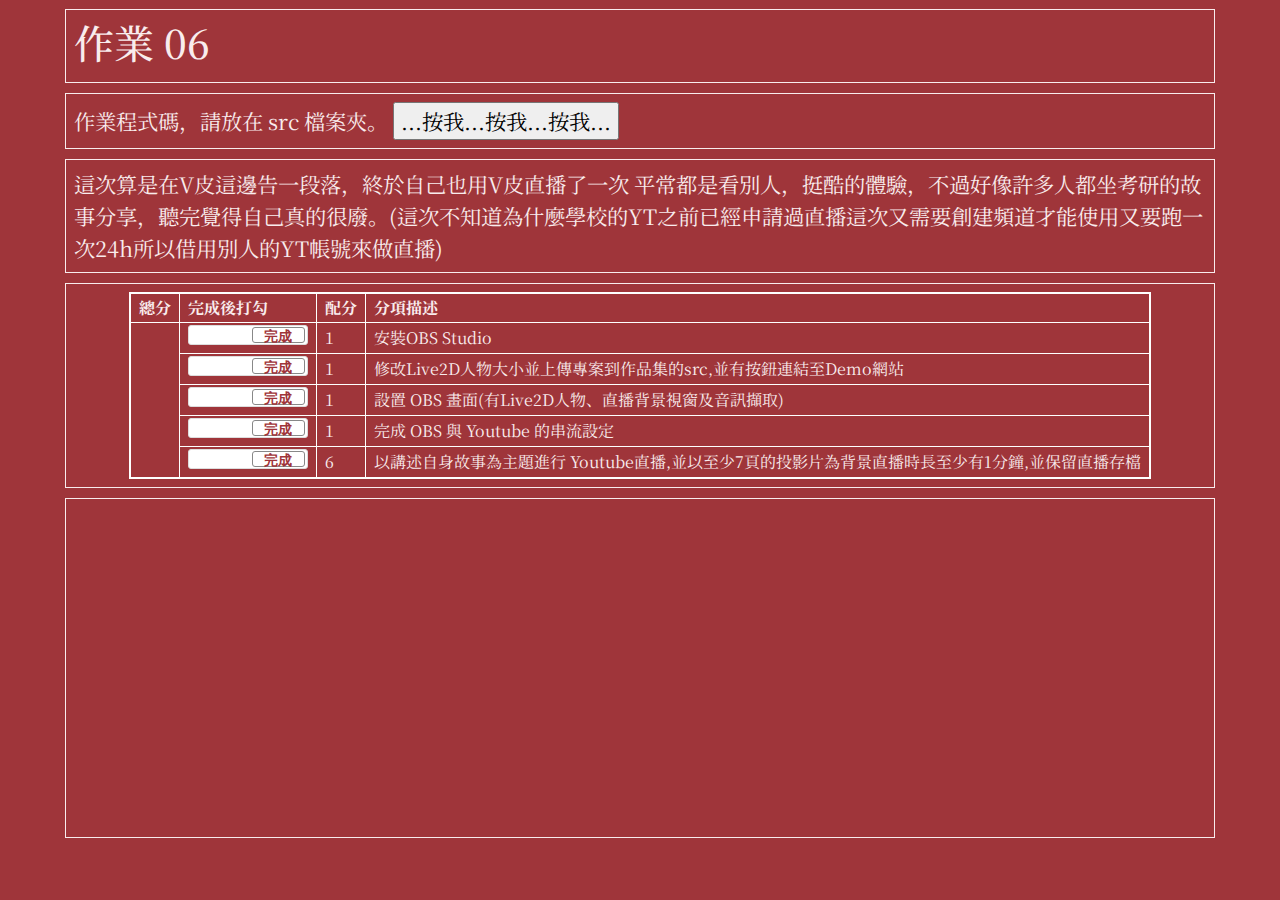
<file: hw06/index.html>
<!doctype html>
<html lang="zh-Hant-TW">
<head>
<!-- Required meta tags -->
<meta charset="utf-8">
<meta name="viewport" content="width=device-width, initial-scale=1">

<!-- D3, jquery -->
<script src="https://d3js.org/d3.v3.min.js" charset="utf-8"></script>
<script src="https://code.jquery.com/jquery-3.6.0.min.js" charset="utf-8"></script>

<!-- Bootstrap CSS -->
<link href="https://cdn.jsdelivr.net/npm/bootstrap@5.1.1/dist/css/bootstrap.min.css" rel="stylesheet">
<script src="https://cdn.jsdelivr.net/npm/bootstrap@5.1.1/dist/js/bootstrap.bundle.min.js"></script>


<title>電腦動畫 111-1</title>
<style type="text/css">
  @import url('https://fonts.googleapis.com/css2?family=Noto+Serif+JP:wght@900&display=swap');

  table {
  border-collapse: collapse;
  border: 2px solid white; /* rgba(217,140,144,1) */
  font-size:  12pt;
  margin-left: auto;
  margin-right: auto;
  }

  td,
  th {
  border: 1px solid white;
  padding: 2px 8px;
  }

  .flipswitch
  {
      position: relative;
      background: white;
      width: 120px;
      height: 20px;
      -webkit-appearance: initial;
      border-radius: 3px;
      -webkit-tap-highlight-color: rgba(0, 0, 0, 0);
      outline:none;
      font-size: 14px;
      font-family: Trebuchet, Arial, sans-serif;
      font-weight: bold;
      cursor:pointer;
      border:1px solid #ddd;
  }
  .flipswitch:after
  {
      position:absolute;
      top:5%;
      display:block; 
      line-height:16px;
      width:45%;
      height:90%;
      background:#fff;
      box-sizing:border-box;
      text-align:center;
      transition: all 0.3s ease-in 0s; 
      color:rgba(159,53,58,1);
      border:#888 1px solid;
      border-radius:3px;
  }
  .flipswitch:after
  {
      left:2%;
      content: "未完成";
  }
  .flipswitch:checked:after
  {
      left:53%;
      content: "完成";
  }

  body {
    background-color: rgb(159, 53, 58);
    color: rgb(159, 53, 58);
    font-family: 'Noto Serif JP', sans-serif;
  }

  .container-fluid {
    width:  90%;
  }

  .hw12 {
    border: 1px solid rgb(159, 53, 58);
    margin-top: 8px;
    margin-bottom: 8px;
  }

  .twenty {
    border: 1px solid #f9eced;
    color: #f9eced;
    padding: 8px;
    font-size: 16pt;
  }

  .twenty a {
    color:  yellow;
    font-size:  11pt;
  }

  .twenty a:hover {
    color: #f9eced;
    font-size:  16pt;
  }

  .thirty {
    border: 1px solid #f9eced;
    color: #f9eced;
  }

  .ninety {
    border: 1px solid rgb(159, 53, 58);
    background-color: #f9eced;
    padding: 8px;
  }



  svg {
    border: 2px solid rgb(159, 53, 58);
  }

  path {
    pointer-events: all;
    fill: #f9eced;
    stroke: rgb(159, 53, 58);
    stroke-opacity: 0.95;
    stroke-width: 1px;
  }

  .active circle {
    stroke: #f9eced;
    stroke-width: 2px;
  }

  svg g text {
    fill: rgba(255, 255, 255, 0.95);
    background-color: rgba(255, 255, 0, 0.1);
    text-shadow: 0 0 16px #FF0000, 0 0 16px #000000;
    font-size: 24pt;
    text-anchor: middle;
  }

    .twenty:hover {
      /*
        background-color: rgba(255, 255, 0, 0.1);
      */
        box-shadow: 0 0 5px 3px #f9eced;
        color: cyan; 
        text-shadow: 0 0 6px #FFFFFF, 0 0 6px #000000;
    }

    img:hover {
      
        box-shadow: 0 0 1px 1px #f9eced;
      
        animation-name: happy;
        animation-duration: 0.5s;
        animation-iteration-count: infinite;
    }

    @keyframes happy {
        0% {
            transform: translateY(0px);
        }

        25% {
            transform: translateY(-15px);
        }

        50% {
            transform: translateY(0px);
        }

        75% {
            transform: translateY(-5px);
        }

        100% {
            transform: translateY(0px);
        }
    }

</style>
</head>
<body>

<div class="container-fluid">

  <!-- ------------------------------------------------>
  <div class="row hw12">
    <div class="col-md-12 twenty">
      <h1>作業 06</h1>
    </div>
  </div>

  <!-- ------------------------------------------------>
  <div class="row hw12">
    <div class="col-md-12 twenty">
      作業程式碼，請放在 src 檔案夾。
      <input type="button" name="back" onclick="parent.location='./src/index.html'" value="...按我...按我...按我...">
    </div>
  </div>

  <!-- ------------------------------------------------>
  <div class="row hw12">
    <div class="col-md-12 twenty">
      這次算是在V皮這邊告一段落，終於自己也用V皮直播了一次 平常都是看別人，挺酷的體驗，不過好像許多人都坐考研的故事分享，聽完覺得自己真的很廢。(這次不知道為什麼學校的YT之前已經申請過直播這次又需要創建頻道才能使用又要跑一次24h所以借用別人的YT帳號來做直播)  
    </div>
  </div>

  <!-- ------------------------------------------------>
  <div class="row hw12">
    <div class="col-md-12 twenty">
      <table>
        <tr>
          <th>總分</th>
          <th>完成後打勾</th>
          <th>配分</th>
          <th>分項描述</th>
        </tr>
        <tr>
          <td rowspan="0" id="myTotal"></td>
          <td><input type="checkbox" class="flipswitch" id="myCheckbox1" checked="checked"></td>
          <td id='m1'>1</td>
          <td>安裝OBS Studio</td>
        </tr>
        <tr>
          <td><input type="checkbox" class="flipswitch" id="myCheckbox2" checked="checked"></td>
          <td id='m2'>1</td>
          <td>修改Live2D人物大小並上傳專案到作品集的src,並有按鈕連結至Demo網站</td>
        </tr>
        <tr>
          <td><input type="checkbox" class="flipswitch" id="myCheckbox3" checked="checked"></td>
          <td id='m3'>1</td>
          <td>設置 OBS 畫面(有Live2D人物、直播背景視窗及音訊擷取)</td>
        </tr>
        <tr>
          <td><input type="checkbox" class="flipswitch" id="myCheckbox4" checked="checked"></td>
          <td id='m4'>1</td>
          <td>完成 OBS 與 Youtube 的串流設定</td>
        </tr>
        <tr>
          <td><input type="checkbox" class="flipswitch" id="myCheckbox5" checked="checked" ></td>
          <td id='m5'>6</td>
          <td>以講述自身故事為主題進行 Youtube直播,並以至少7頁的投影片為背景直播時長至少有1分鐘,並保留直播存檔</td>
        </tr>
       
      </table>
    </div>
  </div>

  <!-- ------------------------------------------------>
  <div class="row hw12">
    <div class="col-md-12 twenty">
      <iframe width="560" height="315" src="https://www.youtube.com/embed/B5S6rlYNEts" title="YouTube video player" frameborder="0" allow="accelerometer; autoplay; clipboard-write; encrypted-media; gyroscope; picture-in-picture" allowfullscreen></iframe>
    </div>
  </div>

  <!-- ------------------------------------------------>



<script>
  $(function() {
    var f = function() {
      $(this).next().text($(this).is(':checked') ? '做完' : '未做完');
    };
    $('input').change(f).trigger('change');
  });

  d3.select("#myCheckbox1").on("change",update);
  d3.select("#myCheckbox2").on("change",update);
  d3.select("#myCheckbox3").on("change",update);
  d3.select("#myCheckbox4").on("change",update);
  d3.select("#myCheckbox5").on("change",update);
  
  update();
  
  function update(){

    var score = 0;

    if (d3.select("#myCheckbox1").property("checked")){
      score += parseInt(d3.select('#m1').html());
    }

    if (d3.select("#myCheckbox2").property("checked")){
      score += parseInt(d3.select('#m2').html());   
    }

    if (d3.select("#myCheckbox3").property("checked")){
      score += parseInt(d3.select('#m3').html());   
    }

    if (d3.select("#myCheckbox4").property("checked")){
      score += parseInt(d3.select('#m4').html());   
    }

    if (d3.select("#myCheckbox5").property("checked")){
      score += parseInt(d3.select('#m5').html());   
    }

    d3.select("#myTotal").html(score);    
  }
</script>

</body>
</html>
</file>
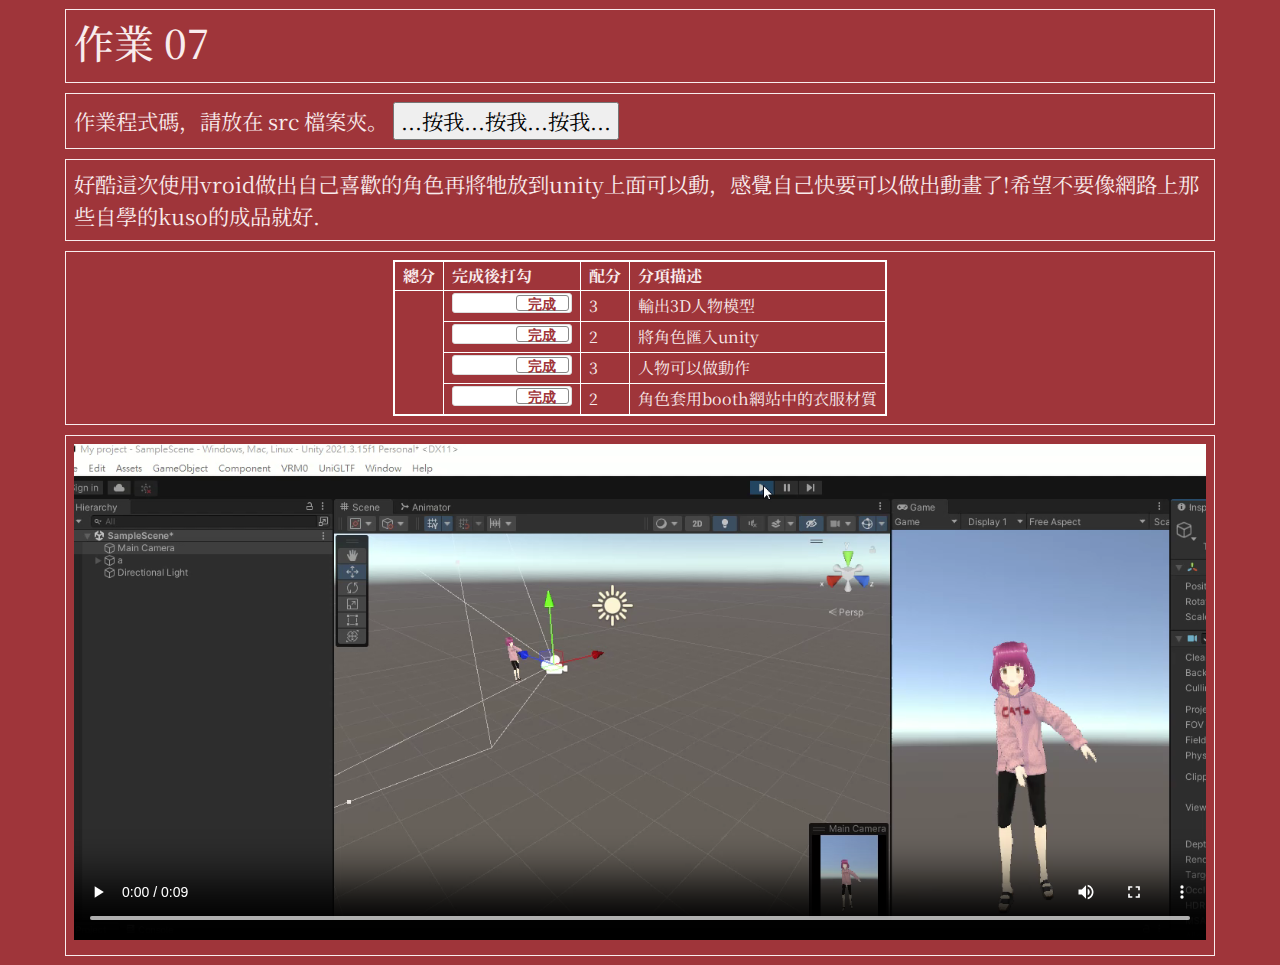
<file: hw07/index.html>
<!doctype html>
<html lang="zh-Hant-TW">
<head>
<!-- Required meta tags -->
<meta charset="utf-8">
<meta name="viewport" content="width=device-width, initial-scale=1">

<!-- D3, jquery -->
<script src="https://d3js.org/d3.v3.min.js" charset="utf-8"></script>
<script src="https://code.jquery.com/jquery-3.6.0.min.js" charset="utf-8"></script>

<!-- Bootstrap CSS -->
<link href="https://cdn.jsdelivr.net/npm/bootstrap@5.1.1/dist/css/bootstrap.min.css" rel="stylesheet">
<script src="https://cdn.jsdelivr.net/npm/bootstrap@5.1.1/dist/js/bootstrap.bundle.min.js"></script>


<title>電腦動畫 111-1</title>
<style type="text/css">
  @import url('https://fonts.googleapis.com/css2?family=Noto+Serif+JP:wght@900&display=swap');

  table {
  border-collapse: collapse;
  border: 2px solid white; /* rgba(217,140,144,1) */
  font-size:  12pt;
  margin-left: auto;
  margin-right: auto;
  }

  td,
  th {
  border: 1px solid white;
  padding: 2px 8px;
  }

  .flipswitch
  {
      position: relative;
      background: white;
      width: 120px;
      height: 20px;
      -webkit-appearance: initial;
      border-radius: 3px;
      -webkit-tap-highlight-color: rgba(0, 0, 0, 0);
      outline:none;
      font-size: 14px;
      font-family: Trebuchet, Arial, sans-serif;
      font-weight: bold;
      cursor:pointer;
      border:1px solid #ddd;
  }
  .flipswitch:after
  {
      position:absolute;
      top:5%;
      display:block; 
      line-height:16px;
      width:45%;
      height:90%;
      background:#fff;
      box-sizing:border-box;
      text-align:center;
      transition: all 0.3s ease-in 0s; 
      color:rgba(159,53,58,1);
      border:#888 1px solid;
      border-radius:3px;
  }
  .flipswitch:after
  {
      left:2%;
      content: "未完成";
  }
  .flipswitch:checked:after
  {
      left:53%;
      content: "完成";
  }

  body {
    background-color: rgb(159, 53, 58);
    color: rgb(159, 53, 58);
    font-family: 'Noto Serif JP', sans-serif;
  }

  .container-fluid {
    width:  90%;
  }

  .hw12 {
    border: 1px solid rgb(159, 53, 58);
    margin-top: 8px;
    margin-bottom: 8px;
  }

  .twenty {
    border: 1px solid #f9eced;
    color: #f9eced;
    padding: 8px;
    font-size: 16pt;
  }

  .twenty a {
    color:  yellow;
    font-size:  11pt;
  }

  .twenty a:hover {
    color: #f9eced;
    font-size:  16pt;
  }

  .thirty {
    border: 1px solid #f9eced;
    color: #f9eced;
  }

  .ninety {
    border: 1px solid rgb(159, 53, 58);
    background-color: #f9eced;
    padding: 8px;
  }



  svg {
    border: 2px solid rgb(159, 53, 58);
  }

  path {
    pointer-events: all;
    fill: #f9eced;
    stroke: rgb(159, 53, 58);
    stroke-opacity: 0.95;
    stroke-width: 1px;
  }

  .active circle {
    stroke: #f9eced;
    stroke-width: 2px;
  }

  svg g text {
    fill: rgba(255, 255, 255, 0.95);
    background-color: rgba(255, 255, 0, 0.1);
    text-shadow: 0 0 16px #FF0000, 0 0 16px #000000;
    font-size: 24pt;
    text-anchor: middle;
  }

    .twenty:hover {
      /*
        background-color: rgba(255, 255, 0, 0.1);
      */
        box-shadow: 0 0 5px 3px #f9eced;
        color: cyan; 
        text-shadow: 0 0 6px #FFFFFF, 0 0 6px #000000;
    }

    img:hover {
      
        box-shadow: 0 0 1px 1px #f9eced;
      
        animation-name: happy;
        animation-duration: 0.5s;
        animation-iteration-count: infinite;
    }

    @keyframes happy {
        0% {
            transform: translateY(0px);
        }

        25% {
            transform: translateY(-15px);
        }

        50% {
            transform: translateY(0px);
        }

        75% {
            transform: translateY(-5px);
        }

        100% {
            transform: translateY(0px);
        }
    }

</style>
</head>
<body>

<div class="container-fluid">

  <!-- ------------------------------------------------>
  <div class="row hw12">
    <div class="col-md-12 twenty">
      <h1>作業 07</h1>
    </div>
  </div>

  <!-- ------------------------------------------------>
  <div class="row hw12">
    <div class="col-md-12 twenty">
      作業程式碼，請放在 src 檔案夾。
      <input type="button" name="back" onclick="window.location.href='https://github.com/NTUT-CG-Lab/ca2022f-hw-fantasywars/tree/main/hw07'" value="...按我...按我...按我...">
    </div>
  </div>

  <!-- ------------------------------------------------>
  <div class="row hw12">
    <div class="col-md-12 twenty">
      好酷這次使用vroid做出自己喜歡的角色再將牠放到unity上面可以動，感覺自己快要可以做出動畫了!希望不要像網路上那些自學的kuso的成品就好.
    </div>
  </div>

  <!-- ------------------------------------------------>
  <div class="row hw12">
    <div class="col-md-12 twenty">
      <table>
        <tr>
          <th>總分</th>
          <th>完成後打勾</th>
          <th>配分</th>
          <th>分項描述</th>
        </tr>
        <tr>
          <td rowspan="7" id="myTotal"></td>
          <td><input type="checkbox" class="flipswitch" id="myCheckbox1" checked></td>
          <td id='m1'>3</td>
          <td>輸出3D人物模型</td>
        </tr>
        <tr>
          <td><input type="checkbox" class="flipswitch" id="myCheckbox2" checked></td>
          <td id='m2'>2</td>
          <td>將角色匯入unity</td>
        </tr>
        <tr>
          <td><input type="checkbox" class="flipswitch" id="myCheckbox3" checked></td>
          <td id='m3'>3</td>
          <td>人物可以做動作</td>
        </tr>
        <tr>
          <td><input type="checkbox" class="flipswitch" id="myCheckbox4" checked></td>
          <td id='m4'>2</td>
          <td>角色套用booth網站中的衣服材質 </td>
        </tr>
        
      </table>
    </div>
  </div>


  <!-- ------------------------------------------------>
  <div class="row hw12">
    <div class="col-md-12 twenty">
      <video id="video1" style="width:100%;max-width:100%;" controls="">
        <source src="./video/hw.mp4" type="video/mp4">
      </video>
    </div>
  </div>

  <!-- ------------------------------------------------>



<script>
  $(function() {
    var f = function() {
      $(this).next().text($(this).is(':checked') ? '做完' : '未做完');
    };
    $('input').change(f).trigger('change');
  });

  d3.select("#myCheckbox1").on("change",update);
  d3.select("#myCheckbox2").on("change",update);
  d3.select("#myCheckbox3").on("change",update);
  d3.select("#myCheckbox4").on("change",update);
  //d3.select("#myCheckbox5").on("change",update);
  //d3.select("#myCheckbox6").on("change",update);
  //d3.select("#myCheckbox7").on("change",update);

  update();
  
  function update(){

    var score = 0;

    if (d3.select("#myCheckbox1").property("checked")){
      score += parseInt(d3.select('#m1').html());
    }

    if (d3.select("#myCheckbox2").property("checked")){
      score += parseInt(d3.select('#m2').html());   
    }

    if (d3.select("#myCheckbox3").property("checked")){
      score += parseInt(d3.select('#m3').html());   
    }

    if (d3.select("#myCheckbox4").property("checked")){
      score += parseInt(d3.select('#m4').html());   
    }

    if (d3.select("#myCheckbox5").property("checked")){
      score += parseInt(d3.select('#m5').html());   
    }

    if (d3.select("#myCheckbox6").property("checked")){
      score += parseInt(d3.select('#m6').html());   
    }

    if (d3.select("#myCheckbox7").property("checked")){
      score += parseInt(d3.select('#m7').html());   
    }

    d3.select("#myTotal").html(score);    
  }
</script>

</body>
</html>
</file>
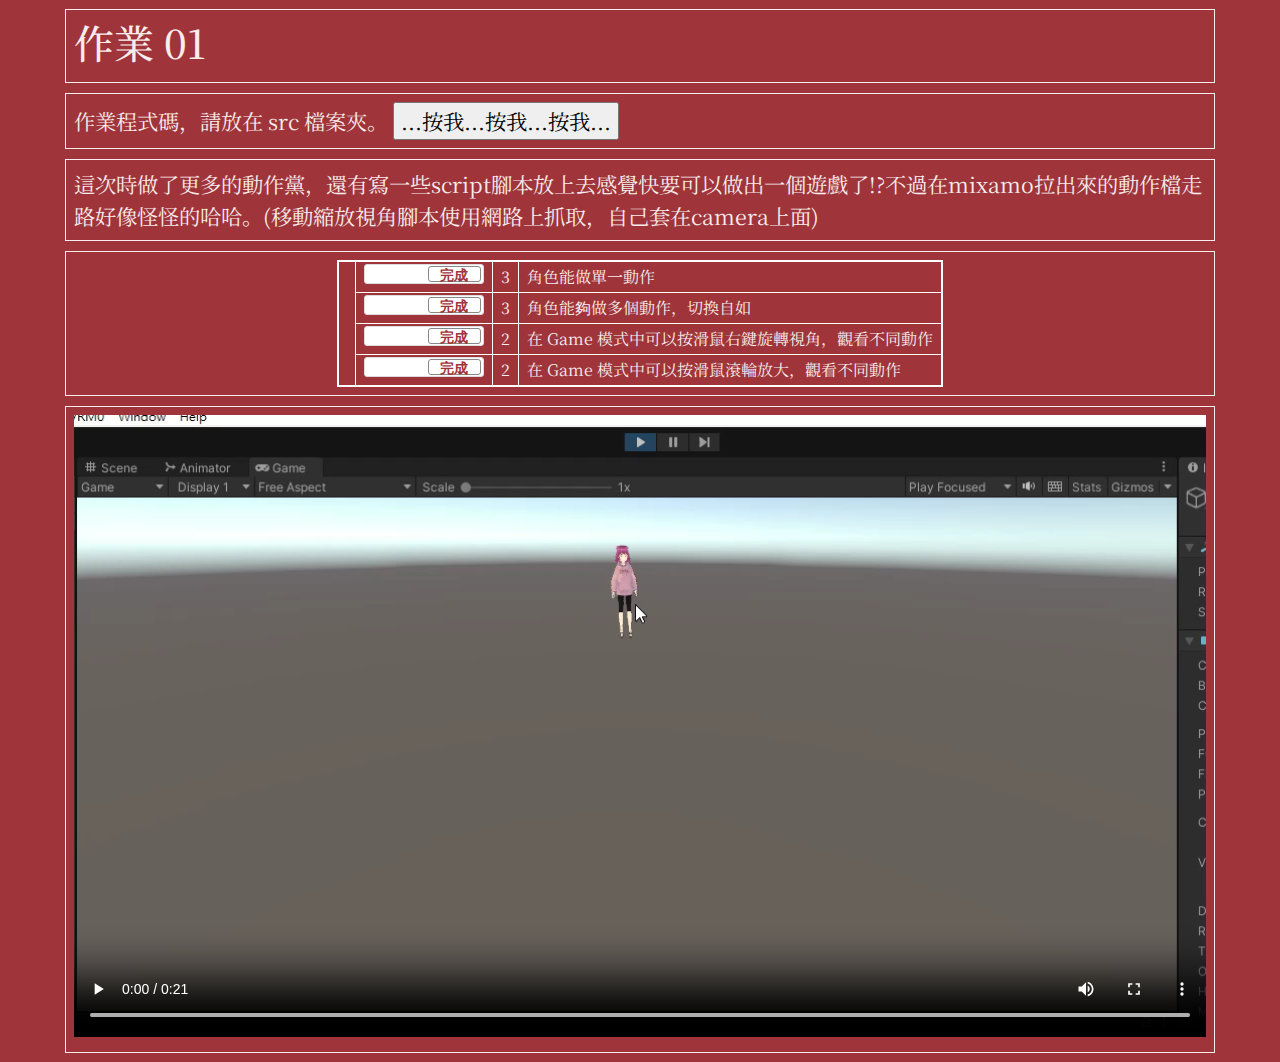
<file: hw08/index.html>
<!doctype html>
<html lang="zh-Hant-TW">
<head>
<!-- Required meta tags -->
<meta charset="utf-8">
<meta name="viewport" content="width=device-width, initial-scale=1">

<!-- D3, jquery -->
<script src="https://d3js.org/d3.v3.min.js" charset="utf-8"></script>
<script src="https://code.jquery.com/jquery-3.6.0.min.js" charset="utf-8"></script>

<!-- Bootstrap CSS -->
<link href="https://cdn.jsdelivr.net/npm/bootstrap@5.1.1/dist/css/bootstrap.min.css" rel="stylesheet">
<script src="https://cdn.jsdelivr.net/npm/bootstrap@5.1.1/dist/js/bootstrap.bundle.min.js"></script>


<title>電腦動畫 111-1</title>
<style type="text/css">
  @import url('https://fonts.googleapis.com/css2?family=Noto+Serif+JP:wght@900&display=swap');

  table {
  border-collapse: collapse;
  border: 2px solid white; /* rgba(217,140,144,1) */
  font-size:  12pt;
  margin-left: auto;
  margin-right: auto;
  }

  td,
  th {
  border: 1px solid white;
  padding: 2px 8px;
  }

  .flipswitch
  {
      position: relative;
      background: white;
      width: 120px;
      height: 20px;
      -webkit-appearance: initial;
      border-radius: 3px;
      -webkit-tap-highlight-color: rgba(0, 0, 0, 0);
      outline:none;
      font-size: 14px;
      font-family: Trebuchet, Arial, sans-serif;
      font-weight: bold;
      cursor:pointer;
      border:1px solid #ddd;
  }
  .flipswitch:after
  {
      position:absolute;
      top:5%;
      display:block; 
      line-height:16px;
      width:45%;
      height:90%;
      background:#fff;
      box-sizing:border-box;
      text-align:center;
      transition: all 0.3s ease-in 0s; 
      color:rgba(159,53,58,1);
      border:#888 1px solid;
      border-radius:3px;
  }
  .flipswitch:after
  {
      left:2%;
      content: "未完成";
  }
  .flipswitch:checked:after
  {
      left:53%;
      content: "完成";
  }

  body {
    background-color: rgb(159, 53, 58);
    color: rgb(159, 53, 58);
    font-family: 'Noto Serif JP', sans-serif;
  }

  .container-fluid {
    width:  90%;
  }

  .hw12 {
    border: 1px solid rgb(159, 53, 58);
    margin-top: 8px;
    margin-bottom: 8px;
  }

  .twenty {
    border: 1px solid #f9eced;
    color: #f9eced;
    padding: 8px;
    font-size: 16pt;
  }

  .twenty a {
    color:  yellow;
    font-size:  11pt;
  }

  .twenty a:hover {
    color: #f9eced;
    font-size:  16pt;
  }

  .thirty {
    border: 1px solid #f9eced;
    color: #f9eced;
  }

  .ninety {
    border: 1px solid rgb(159, 53, 58);
    background-color: #f9eced;
    padding: 8px;
  }



  svg {
    border: 2px solid rgb(159, 53, 58);
  }

  path {
    pointer-events: all;
    fill: #f9eced;
    stroke: rgb(159, 53, 58);
    stroke-opacity: 0.95;
    stroke-width: 1px;
  }

  .active circle {
    stroke: #f9eced;
    stroke-width: 2px;
  }

  svg g text {
    fill: rgba(255, 255, 255, 0.95);
    background-color: rgba(255, 255, 0, 0.1);
    text-shadow: 0 0 16px #FF0000, 0 0 16px #000000;
    font-size: 24pt;
    text-anchor: middle;
  }

    .twenty:hover {
      /*
        background-color: rgba(255, 255, 0, 0.1);
      */
        box-shadow: 0 0 5px 3px #f9eced;
        color: cyan; 
        text-shadow: 0 0 6px #FFFFFF, 0 0 6px #000000;
    }

    img:hover {
      
        box-shadow: 0 0 1px 1px #f9eced;
      
        animation-name: happy;
        animation-duration: 0.5s;
        animation-iteration-count: infinite;
    }

    @keyframes happy {
        0% {
            transform: translateY(0px);
        }

        25% {
            transform: translateY(-15px);
        }

        50% {
            transform: translateY(0px);
        }

        75% {
            transform: translateY(-5px);
        }

        100% {
            transform: translateY(0px);
        }
    }

</style>
</head>
<body>

<div class="container-fluid">

  <!-- ------------------------------------------------>
  <div class="row hw12">
    <div class="col-md-12 twenty">
      <h1>作業 01</h1>
    </div>
  </div>

  <!-- ------------------------------------------------>
  <div class="row hw12">
    <div class="col-md-12 twenty">
      作業程式碼，請放在 src 檔案夾。
      <input type="button" name="back" onclick="window.location.href='https://github.com/NTUT-CG-Lab/ca2022f-hw-fantasywars/tree/main/hw08'" value="...按我...按我...按我...">

    </div>
  </div>

  <!-- ------------------------------------------------>
  <div class="row hw12">
    <div class="col-md-12 twenty">
      這次時做了更多的動作黨，還有寫一些script腳本放上去感覺快要可以做出一個遊戲了!?不過在mixamo拉出來的動作檔走路好像怪怪的哈哈。(移動縮放視角腳本使用網路上抓取，自己套在camera上面)
    </div>
  </div>

  <!-- ------------------------------------------------>
  <div class="row hw12">
    <div class="col-md-12 twenty">
      <table>
         <tr>
          <td rowspan="7" id="myTotal"></td>
          <td><input type="checkbox" class="flipswitch" id="myCheckbox1" checked></td>
          <td id='m1'>3</td>
          <td>角色能做單一動作</td>
        </tr>
        <tr>
          <td><input type="checkbox" class="flipswitch" id="myCheckbox3" checked></td>
          <td id='m3'>3</td>
          <td>角色能夠做多個動作，切換自如</td>
        </tr>
        <tr>
          <td><input type="checkbox" class="flipswitch" id="myCheckbox4" checked></td>
          <td id='m4'>2</td>
          <td>在 Game 模式中可以按滑鼠右鍵旋轉視角，觀看不同動作</td>
        </tr>
        <tr>
          <td><input type="checkbox" class="flipswitch" id="myCheckbox6" checked="checked" /></td>
          <td id='m6'>2</td>
          <td>在 Game 模式中可以按滑鼠滾輪放大，觀看不同動作 </td>
        </tr>
      </table>
    </div>
  </div>

  <!-- ------------------------------------------------>
  <div class="row hw12">
    <div class="col-md-12 twenty">
      <video id="video1" style="width:100%;max-width:100%;" controls="">
        <source src="./video/record.mp4" type="video/mp4">
      </video>
    </div>
  </div>

  <!-- ------------------------------------------------>



<script>
  $(function() {
    var f = function() {
      $(this).next().text($(this).is(':checked') ? '做完' : '未做完');
    };
    $('input').change(f).trigger('change');
  });

  d3.select("#myCheckbox1").on("change",update);
  d3.select("#myCheckbox2").on("change",update);
  d3.select("#myCheckbox3").on("change",update);
  d3.select("#myCheckbox4").on("change",update);
  d3.select("#myCheckbox5").on("change",update);
  d3.select("#myCheckbox6").on("change",update);
  d3.select("#myCheckbox7").on("change",update);

  update();
  
  function update(){

    var score = 0;

    if (d3.select("#myCheckbox1").property("checked")){
      score += parseInt(d3.select('#m1').html());
    }

    if (d3.select("#myCheckbox2").property("checked")){
      score += parseInt(d3.select('#m2').html());   
    }

    if (d3.select("#myCheckbox3").property("checked")){
      score += parseInt(d3.select('#m3').html());   
    }

    if (d3.select("#myCheckbox4").property("checked")){
      score += parseInt(d3.select('#m4').html());   
    }

    if (d3.select("#myCheckbox5").property("checked")){
      score += parseInt(d3.select('#m5').html());   
    }

    if (d3.select("#myCheckbox6").property("checked")){
      score += parseInt(d3.select('#m6').html());   
    }

    if (d3.select("#myCheckbox7").property("checked")){
      score += parseInt(d3.select('#m7').html());   
    }

    d3.select("#myTotal").html(score);    
  }
</script>

</body>
</html>
</file>
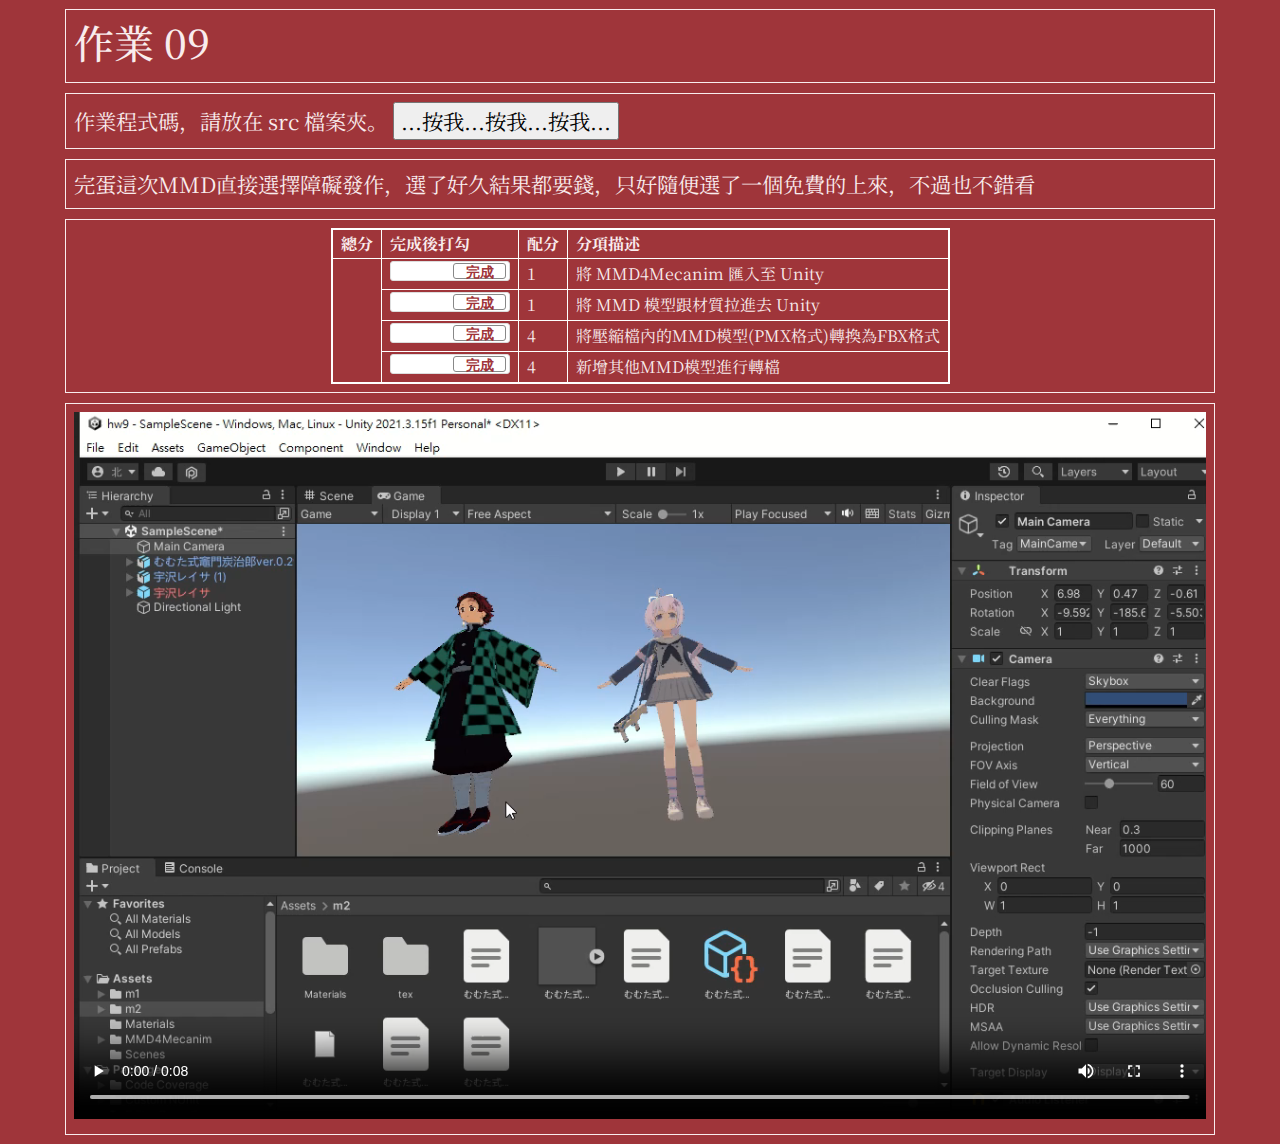
<file: hw09/index.html>
<!doctype html>
<html lang="zh-Hant-TW">
<head>
<!-- Required meta tags -->
<meta charset="utf-8">
<meta name="viewport" content="width=device-width, initial-scale=1">

<!-- D3, jquery -->
<script src="https://d3js.org/d3.v3.min.js" charset="utf-8"></script>
<script src="https://code.jquery.com/jquery-3.6.0.min.js" charset="utf-8"></script>

<!-- Bootstrap CSS -->
<link href="https://cdn.jsdelivr.net/npm/bootstrap@5.1.1/dist/css/bootstrap.min.css" rel="stylesheet">
<script src="https://cdn.jsdelivr.net/npm/bootstrap@5.1.1/dist/js/bootstrap.bundle.min.js"></script>


<title>電腦動畫 111-1</title>
<style type="text/css">
  @import url('https://fonts.googleapis.com/css2?family=Noto+Serif+JP:wght@900&display=swap');

  table {
  border-collapse: collapse;
  border: 2px solid white; /* rgba(217,140,144,1) */
  font-size:  12pt;
  margin-left: auto;
  margin-right: auto;
  }

  td,
  th {
  border: 1px solid white;
  padding: 2px 8px;
  }

  .flipswitch
  {
      position: relative;
      background: white;
      width: 120px;
      height: 20px;
      -webkit-appearance: initial;
      border-radius: 3px;
      -webkit-tap-highlight-color: rgba(0, 0, 0, 0);
      outline:none;
      font-size: 14px;
      font-family: Trebuchet, Arial, sans-serif;
      font-weight: bold;
      cursor:pointer;
      border:1px solid #ddd;
  }
  .flipswitch:after
  {
      position:absolute;
      top:5%;
      display:block; 
      line-height:16px;
      width:45%;
      height:90%;
      background:#fff;
      box-sizing:border-box;
      text-align:center;
      transition: all 0.3s ease-in 0s; 
      color:rgba(159,53,58,1);
      border:#888 1px solid;
      border-radius:3px;
  }
  .flipswitch:after
  {
      left:2%;
      content: "未完成";
  }
  .flipswitch:checked:after
  {
      left:53%;
      content: "完成";
  }

  body {
    background-color: rgb(159, 53, 58);
    color: rgb(159, 53, 58);
    font-family: 'Noto Serif JP', sans-serif;
  }

  .container-fluid {
    width:  90%;
  }

  .hw12 {
    border: 1px solid rgb(159, 53, 58);
    margin-top: 8px;
    margin-bottom: 8px;
  }

  .twenty {
    border: 1px solid #f9eced;
    color: #f9eced;
    padding: 8px;
    font-size: 16pt;
  }

  .twenty a {
    color:  yellow;
    font-size:  11pt;
  }

  .twenty a:hover {
    color: #f9eced;
    font-size:  16pt;
  }

  .thirty {
    border: 1px solid #f9eced;
    color: #f9eced;
  }

  .ninety {
    border: 1px solid rgb(159, 53, 58);
    background-color: #f9eced;
    padding: 8px;
  }



  svg {
    border: 2px solid rgb(159, 53, 58);
  }

  path {
    pointer-events: all;
    fill: #f9eced;
    stroke: rgb(159, 53, 58);
    stroke-opacity: 0.95;
    stroke-width: 1px;
  }

  .active circle {
    stroke: #f9eced;
    stroke-width: 2px;
  }

  svg g text {
    fill: rgba(255, 255, 255, 0.95);
    background-color: rgba(255, 255, 0, 0.1);
    text-shadow: 0 0 16px #FF0000, 0 0 16px #000000;
    font-size: 24pt;
    text-anchor: middle;
  }

    .twenty:hover {
      /*
        background-color: rgba(255, 255, 0, 0.1);
      */
        box-shadow: 0 0 5px 3px #f9eced;
        color: cyan; 
        text-shadow: 0 0 6px #FFFFFF, 0 0 6px #000000;
    }

    img:hover {
      
        box-shadow: 0 0 1px 1px #f9eced;
      
        animation-name: happy;
        animation-duration: 0.5s;
        animation-iteration-count: infinite;
    }

    @keyframes happy {
        0% {
            transform: translateY(0px);
        }

        25% {
            transform: translateY(-15px);
        }

        50% {
            transform: translateY(0px);
        }

        75% {
            transform: translateY(-5px);
        }

        100% {
            transform: translateY(0px);
        }
    }

</style>
</head>
<body>

<div class="container-fluid">

  <!-- ------------------------------------------------>
  <div class="row hw12">
    <div class="col-md-12 twenty">
      <h1>作業 09</h1>
    </div>
  </div>

  <!-- ------------------------------------------------>
  <div class="row hw12">
    <div class="col-md-12 twenty">
      作業程式碼，請放在 src 檔案夾。
      <input type="button" name="back" onclick="window.location.href='https://github.com/NTUT-CG-Lab/ca2022f-hw-fantasywars/tree/main/hw09'" value="...按我...按我...按我...">
    </div>
  </div>

  <!-- ------------------------------------------------>
  <div class="row hw12">
    <div class="col-md-12 twenty">
      完蛋這次MMD直接選擇障礙發作，選了好久結果都要錢，只好隨便選了一個免費的上來，不過也不錯看
    </div>
  </div>

  <!-- ------------------------------------------------>
  <div class="row hw12">
    <div class="col-md-12 twenty">
      <table>
        <tr>
          <th>總分</th>
          <th>完成後打勾</th>
          <th>配分</th>
          <th>分項描述</th>
        </tr>
        <tr>
          <td rowspan="7" id="myTotal"></td>
          <td><input type="checkbox" class="flipswitch" id="myCheckbox1" checked="checked" ></td>
          <td id='m1'>1</td>
          <td>將 MMD4Mecanim 匯入至 Unity</td>
        </tr>
        <tr>
          <td><input type="checkbox" class="flipswitch" id="myCheckbox2" checked="checked" ></td>
          <td id='m2'>1</td>
          <td>將 MMD 模型跟材質拉進去 Unity</td>
        </tr>
        <tr>
          <td><input type="checkbox" class="flipswitch" id="myCheckbox3" checked="checked" ></td>
          <td id='m3'>4</td>
          <td>將壓縮檔內的MMD模型(PMX格式)轉換為FBX格式</td>
        </tr>
        <tr>
          <td><input type="checkbox" class="flipswitch" id="myCheckbox4" checked="checked" ></td>
          <td id='m4'>4</td>
          <td>新增其他MMD模型進行轉檔</td>
        </tr>
      </table>
    </div>
  </div>

  <!-- ------------------------------------------------>
  <div class="row hw12">
    <div class="col-md-12 twenty">
      <video id="video1" style="width:100%;max-width:100%;" controls="">
        <source src="./video/record.mp4" type="video/mp4">
      </video>
    </div>
  </div>

  <!-- ------------------------------------------------>



<script>
  $(function() {
    var f = function() {
      $(this).next().text($(this).is(':checked') ? '做完' : '未做完');
    };
    $('input').change(f).trigger('change');
  });

  d3.select("#myCheckbox1").on("change",update);
  d3.select("#myCheckbox2").on("change",update);
  d3.select("#myCheckbox3").on("change",update);
  d3.select("#myCheckbox4").on("change",update);

  update();
  
  function update(){

    var score = 0;

    if (d3.select("#myCheckbox1").property("checked")){
      score += parseInt(d3.select('#m1').html());
    }

    if (d3.select("#myCheckbox2").property("checked")){
      score += parseInt(d3.select('#m2').html());   
    }

    if (d3.select("#myCheckbox3").property("checked")){
      score += parseInt(d3.select('#m3').html());   
    }

    if (d3.select("#myCheckbox4").property("checked")){
      score += parseInt(d3.select('#m4').html());   
    }
    
    d3.select("#myTotal").html(score);    
  }
</script>

</body>
</html>
</file>
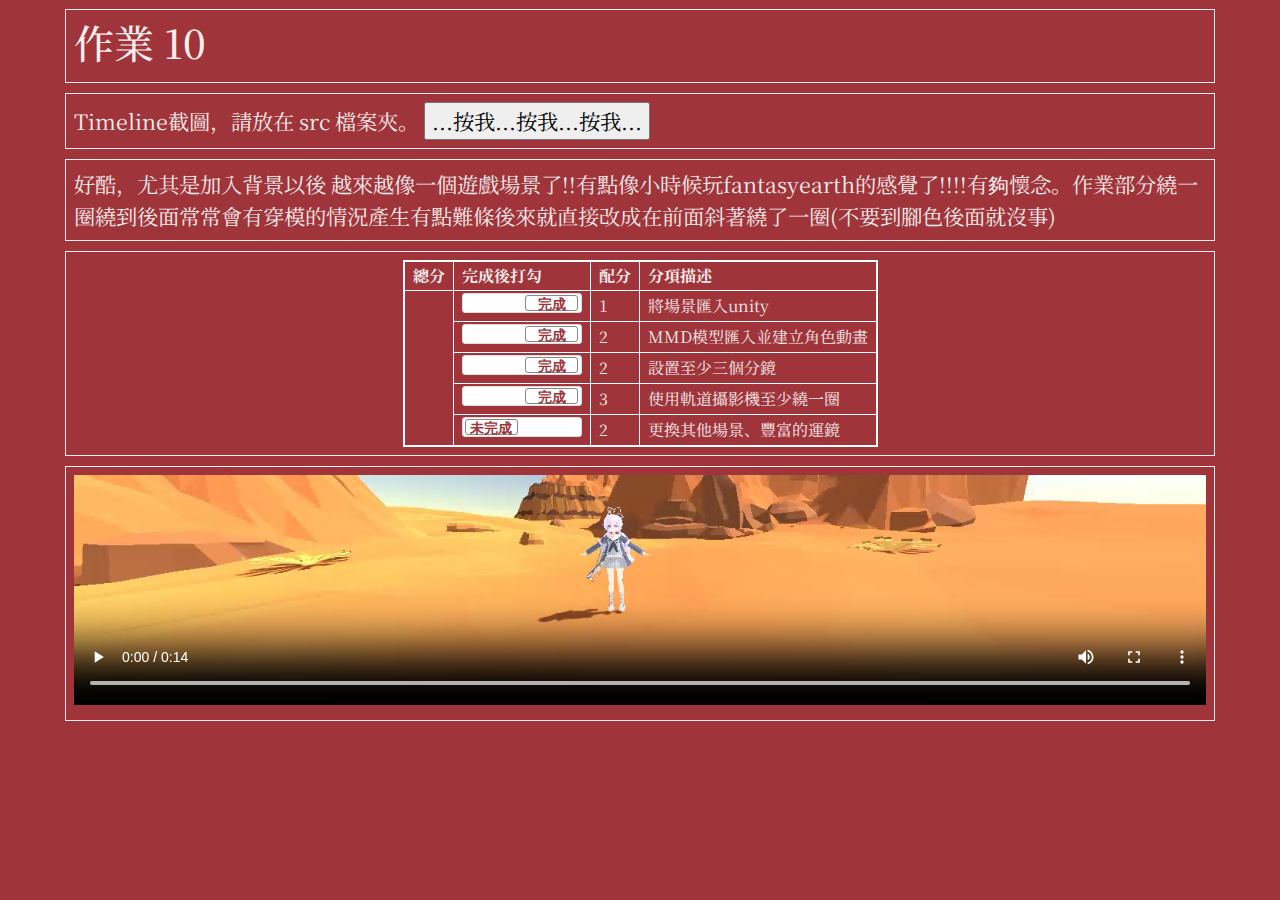
<file: hw10/index.html>
<!doctype html>
<html lang="zh-Hant-TW">
<head>
<!-- Required meta tags -->
<meta charset="utf-8">
<meta name="viewport" content="width=device-width, initial-scale=1">

<!-- D3, jquery -->
<script src="https://d3js.org/d3.v3.min.js" charset="utf-8"></script>
<script src="https://code.jquery.com/jquery-3.6.0.min.js" charset="utf-8"></script>

<!-- Bootstrap CSS -->
<link href="https://cdn.jsdelivr.net/npm/bootstrap@5.1.1/dist/css/bootstrap.min.css" rel="stylesheet">
<script src="https://cdn.jsdelivr.net/npm/bootstrap@5.1.1/dist/js/bootstrap.bundle.min.js"></script>


<title>電腦動畫 111-1</title>
<style type="text/css">
  @import url('https://fonts.googleapis.com/css2?family=Noto+Serif+JP:wght@900&display=swap');

  table {
  border-collapse: collapse;
  border: 2px solid white; /* rgba(217,140,144,1) */
  font-size:  12pt;
  margin-left: auto;
  margin-right: auto;
  }

  td,
  th {
  border: 1px solid white;
  padding: 2px 8px;
  }

  .flipswitch
  {
      position: relative;
      background: white;
      width: 120px;
      height: 20px;
      -webkit-appearance: initial;
      border-radius: 3px;
      -webkit-tap-highlight-color: rgba(0, 0, 0, 0);
      outline:none;
      font-size: 14px;
      font-family: Trebuchet, Arial, sans-serif;
      font-weight: bold;
      cursor:pointer;
      border:1px solid #ddd;
  }
  .flipswitch:after
  {
      position:absolute;
      top:5%;
      display:block; 
      line-height:16px;
      width:45%;
      height:90%;
      background:#fff;
      box-sizing:border-box;
      text-align:center;
      transition: all 0.3s ease-in 0s; 
      color:rgba(159,53,58,1);
      border:#888 1px solid;
      border-radius:3px;
  }
  .flipswitch:after
  {
      left:2%;
      content: "未完成";
  }
  .flipswitch:checked:after
  {
      left:53%;
      content: "完成";
  }

  body {
    background-color: rgb(159, 53, 58);
    color: rgb(159, 53, 58);
    font-family: 'Noto Serif JP', sans-serif;
  }

  .container-fluid {
    width:  90%;
  }

  .hw12 {
    border: 1px solid rgb(159, 53, 58);
    margin-top: 8px;
    margin-bottom: 8px;
  }

  .twenty {
    border: 1px solid #f9eced;
    color: #f9eced;
    padding: 8px;
    font-size: 16pt;
  }

  .twenty a {
    color:  yellow;
    font-size:  11pt;
  }

  .twenty a:hover {
    color: #f9eced;
    font-size:  16pt;
  }

  .thirty {
    border: 1px solid #f9eced;
    color: #f9eced;
  }

  .ninety {
    border: 1px solid rgb(159, 53, 58);
    background-color: #f9eced;
    padding: 8px;
  }



  svg {
    border: 2px solid rgb(159, 53, 58);
  }

  path {
    pointer-events: all;
    fill: #f9eced;
    stroke: rgb(159, 53, 58);
    stroke-opacity: 0.95;
    stroke-width: 1px;
  }

  .active circle {
    stroke: #f9eced;
    stroke-width: 2px;
  }

  svg g text {
    fill: rgba(255, 255, 255, 0.95);
    background-color: rgba(255, 255, 0, 0.1);
    text-shadow: 0 0 16px #FF0000, 0 0 16px #000000;
    font-size: 24pt;
    text-anchor: middle;
  }

    .twenty:hover {
      /*
        background-color: rgba(255, 255, 0, 0.1);
      */
        box-shadow: 0 0 5px 3px #f9eced;
        color: cyan; 
        text-shadow: 0 0 6px #FFFFFF, 0 0 6px #000000;
    }

    img:hover {
      
        box-shadow: 0 0 1px 1px #f9eced;
      
        animation-name: happy;
        animation-duration: 0.5s;
        animation-iteration-count: infinite;
    }

    @keyframes happy {
        0% {
            transform: translateY(0px);
        }

        25% {
            transform: translateY(-15px);
        }

        50% {
            transform: translateY(0px);
        }

        75% {
            transform: translateY(-5px);
        }

        100% {
            transform: translateY(0px);
        }
    }

</style>
</head>
<body>

<div class="container-fluid">

  <!-- ------------------------------------------------>
  <div class="row hw12">
    <div class="col-md-12 twenty">
      <h1>作業 10</h1>
    </div>
  </div>

  <!-- ------------------------------------------------>
  <div class="row hw12">
    <div class="col-md-12 twenty">
      Timeline截圖，請放在 src 檔案夾。
      <input type="button" name="back" onclick="parent.location='./src/timeline.png'" value="...按我...按我...按我...">
    </div>
  </div>

  <!-- ------------------------------------------------>
  <div class="row hw12">
    <div class="col-md-12 twenty">
      好酷，尤其是加入背景以後 越來越像一個遊戲場景了!!有點像小時候玩fantasyearth的感覺了!!!!有夠懷念。作業部分繞一圈繞到後面常常會有穿模的情況產生有點難條後來就直接改成在前面斜著繞了一圈(不要到腳色後面就沒事)
    </div>
  </div>

  <!-- ------------------------------------------------>
  <div class="row hw12">
    <div class="col-md-12 twenty">
      <table>
        <tr>
          <th>總分</th>
          <th>完成後打勾</th>
          <th>配分</th>
          <th>分項描述</th>
        </tr>
        <tr>
          <td rowspan="5" id="myTotal"></td>
          <td><input type="checkbox" class="flipswitch" id="myCheckbox1" checked="checked"></td>
          <td id='m1'>1</td>
          <td>將場景匯入unity</td>
        </tr>
        <tr>
          <td><input type="checkbox" class="flipswitch" id="myCheckbox2" checked="checked"></td>
          <td id='m2'>2</td>
          <td>MMD模型匯入並建立角色動畫</td>
        </tr>
        <tr>
          <td><input type="checkbox" class="flipswitch" id="myCheckbox3" checked="checked"></td>
          <td id='m3'>2</td>
          <td>設置至少三個分鏡</td>
        </tr>
        <tr>
          <td><input type="checkbox" class="flipswitch" id="myCheckbox4" checked="checked"></td>
          <td id='m4'>3</td>
          <td>使用軌道攝影機至少繞一圈</td>
        </tr>
        <tr>
          <td><input type="checkbox" class="flipswitch" id="myCheckbox5"  ></td>
          <td id='m5'>2</td>
          <td>更換其他場景、豐富的運鏡</td>
        </tr>
      </table>
    </div>
  </div>

  <!-- ------------------------------------------------>
  <div class="row hw12">
    <div class="col-md-12 twenty">
      <video id="video1" style="width:100%;max-width:100%;" controls="">
        <source src="./video/record.mp4" type="video/mp4">
    </div>
  </div>

  <!-- ------------------------------------------------>



<script>
  $(function() {
    var f = function() {
      $(this).next().text($(this).is(':checked') ? '做完' : '未做完');
    };
    $('input').change(f).trigger('change');
  });

  d3.select("#myCheckbox1").on("change",update);
  d3.select("#myCheckbox2").on("change",update);
  d3.select("#myCheckbox3").on("change",update);
  d3.select("#myCheckbox4").on("change",update);
  d3.select("#myCheckbox5").on("change",update);

  update();
  
  function update(){

    var score = 0;

    if (d3.select("#myCheckbox1").property("checked")){
      score += parseInt(d3.select('#m1').html());
    }

    if (d3.select("#myCheckbox2").property("checked")){
      score += parseInt(d3.select('#m2').html());   
    }

    if (d3.select("#myCheckbox3").property("checked")){
      score += parseInt(d3.select('#m3').html());   
    }

    if (d3.select("#myCheckbox4").property("checked")){
      score += parseInt(d3.select('#m4').html());   
    }

    if (d3.select("#myCheckbox5").property("checked")){
      score += parseInt(d3.select('#m5').html());   
    }

    d3.select("#myTotal").html(score);    
  }
</script>

</body>
</html>
</file>
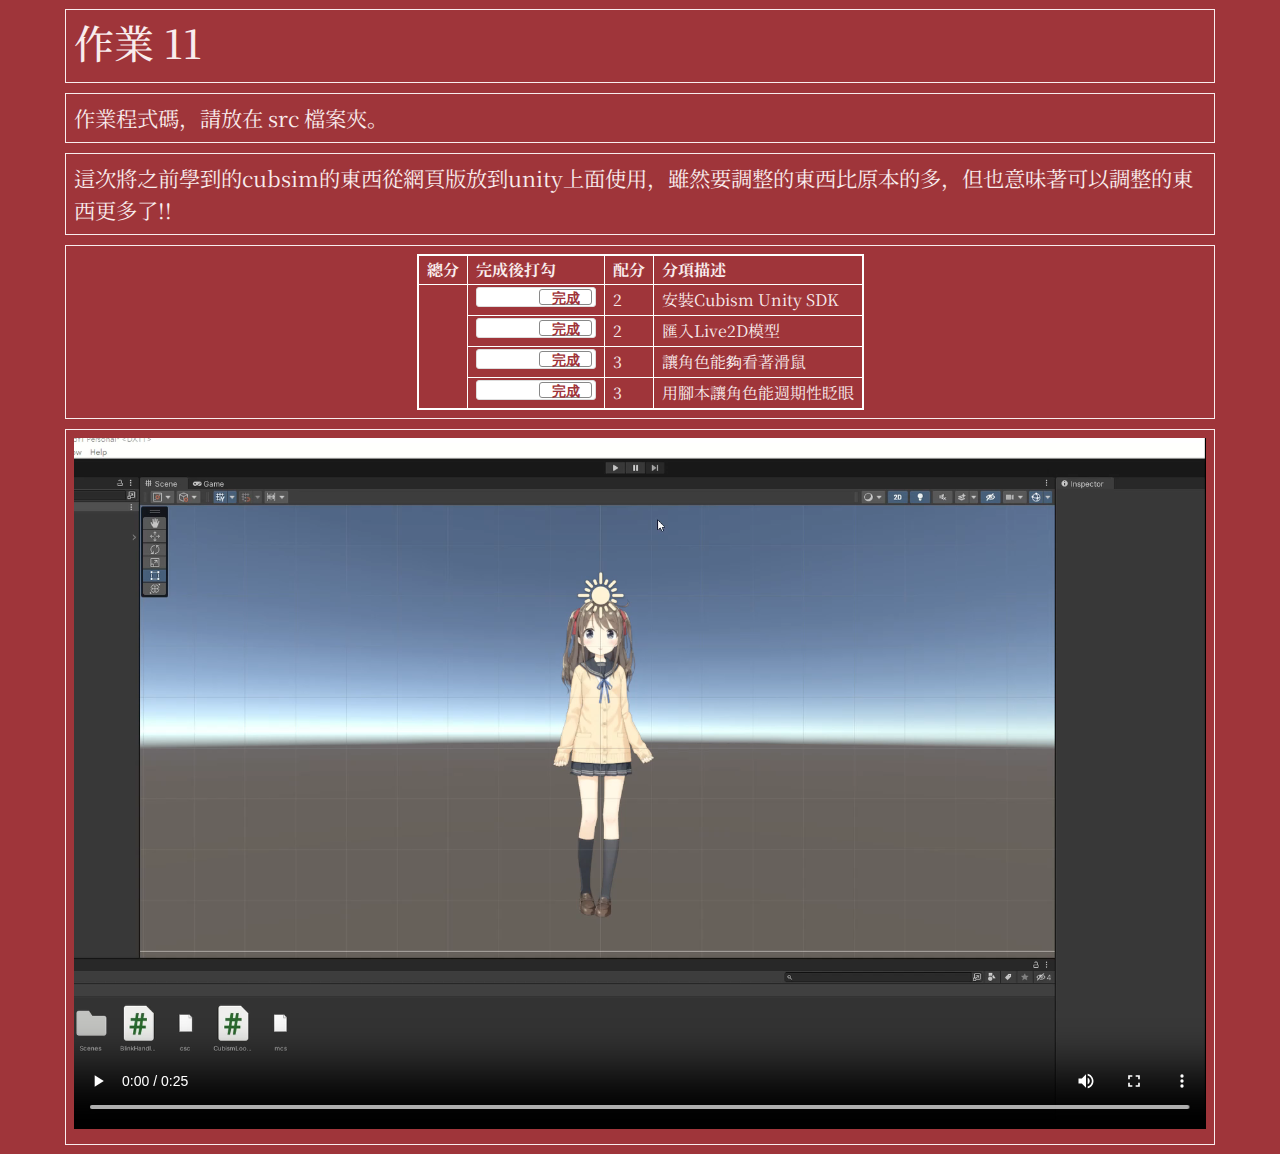
<file: hw11/index.html>
<!doctype html>
<html lang="zh-Hant-TW">
<head>
<!-- Required meta tags -->
<meta charset="utf-8">
<meta name="viewport" content="width=device-width, initial-scale=1">

<!-- D3, jquery -->
<script src="https://d3js.org/d3.v3.min.js" charset="utf-8"></script>
<script src="https://code.jquery.com/jquery-3.6.0.min.js" charset="utf-8"></script>

<!-- Bootstrap CSS -->
<link href="https://cdn.jsdelivr.net/npm/bootstrap@5.1.1/dist/css/bootstrap.min.css" rel="stylesheet">
<script src="https://cdn.jsdelivr.net/npm/bootstrap@5.1.1/dist/js/bootstrap.bundle.min.js"></script>


<title>電腦動畫 111-1</title>
<style type="text/css">
  @import url('https://fonts.googleapis.com/css2?family=Noto+Serif+JP:wght@900&display=swap');

  table {
  border-collapse: collapse;
  border: 2px solid white; /* rgba(217,140,144,1) */
  font-size:  12pt;
  margin-left: auto;
  margin-right: auto;
  }

  td,
  th {
  border: 1px solid white;
  padding: 2px 8px;
  }

  .flipswitch
  {
      position: relative;
      background: white;
      width: 120px;
      height: 20px;
      -webkit-appearance: initial;
      border-radius: 3px;
      -webkit-tap-highlight-color: rgba(0, 0, 0, 0);
      outline:none;
      font-size: 14px;
      font-family: Trebuchet, Arial, sans-serif;
      font-weight: bold;
      cursor:pointer;
      border:1px solid #ddd;
  }
  .flipswitch:after
  {
      position:absolute;
      top:5%;
      display:block; 
      line-height:16px;
      width:45%;
      height:90%;
      background:#fff;
      box-sizing:border-box;
      text-align:center;
      transition: all 0.3s ease-in 0s; 
      color:rgba(159,53,58,1);
      border:#888 1px solid;
      border-radius:3px;
  }
  .flipswitch:after
  {
      left:2%;
      content: "未完成";
  }
  .flipswitch:checked:after
  {
      left:53%;
      content: "完成";
  }

  body {
    background-color: rgb(159, 53, 58);
    color: rgb(159, 53, 58);
    font-family: 'Noto Serif JP', sans-serif;
  }

  .container-fluid {
    width:  90%;
  }

  .hw12 {
    border: 1px solid rgb(159, 53, 58);
    margin-top: 8px;
    margin-bottom: 8px;
  }

  .twenty {
    border: 1px solid #f9eced;
    color: #f9eced;
    padding: 8px;
    font-size: 16pt;
  }

  .twenty a {
    color:  yellow;
    font-size:  11pt;
  }

  .twenty a:hover {
    color: #f9eced;
    font-size:  16pt;
  }

  .thirty {
    border: 1px solid #f9eced;
    color: #f9eced;
  }

  .ninety {
    border: 1px solid rgb(159, 53, 58);
    background-color: #f9eced;
    padding: 8px;
  }



  svg {
    border: 2px solid rgb(159, 53, 58);
  }

  path {
    pointer-events: all;
    fill: #f9eced;
    stroke: rgb(159, 53, 58);
    stroke-opacity: 0.95;
    stroke-width: 1px;
  }

  .active circle {
    stroke: #f9eced;
    stroke-width: 2px;
  }

  svg g text {
    fill: rgba(255, 255, 255, 0.95);
    background-color: rgba(255, 255, 0, 0.1);
    text-shadow: 0 0 16px #FF0000, 0 0 16px #000000;
    font-size: 24pt;
    text-anchor: middle;
  }

    .twenty:hover {
      /*
        background-color: rgba(255, 255, 0, 0.1);
      */
        box-shadow: 0 0 5px 3px #f9eced;
        color: cyan; 
        text-shadow: 0 0 6px #FFFFFF, 0 0 6px #000000;
    }

    img:hover {
      
        box-shadow: 0 0 1px 1px #f9eced;
      
        animation-name: happy;
        animation-duration: 0.5s;
        animation-iteration-count: infinite;
    }

    @keyframes happy {
        0% {
            transform: translateY(0px);
        }

        25% {
            transform: translateY(-15px);
        }

        50% {
            transform: translateY(0px);
        }

        75% {
            transform: translateY(-5px);
        }

        100% {
            transform: translateY(0px);
        }
    }

</style>
</head>
<body>

<div class="container-fluid">

  <!-- ------------------------------------------------>
  <div class="row hw12">
    <div class="col-md-12 twenty">
      <h1>作業 11</h1>
    </div>
  </div>

  <!-- ------------------------------------------------>
  <div class="row hw12">
    <div class="col-md-12 twenty">
      作業程式碼，請放在 src 檔案夾。
    </div>
  </div>

  <!-- ------------------------------------------------>
  <div class="row hw12">
    <div class="col-md-12 twenty">
      這次將之前學到的cubsim的東西從網頁版放到unity上面使用，雖然要調整的東西比原本的多，但也意味著可以調整的東西更多了!!
    </div>
  </div>

  <!-- ------------------------------------------------>
  <div class="row hw12">
    <div class="col-md-12 twenty">
      
      <table>
        <tr>
          <th>總分</th>
          <th>完成後打勾</th>
          <th>配分</th>
          <th>分項描述</th>
        </tr>
        <tr>
          <td rowspan="7" id="myTotal"></td>
          <td><input type="checkbox" class="flipswitch" id="myCheckbox1" checked></td>
          <td id='m1'>2</td>
          <td>安裝Cubism Unity SDK</td>
        </tr>
        <tr>
          <td><input type="checkbox" class="flipswitch" id="myCheckbox2" checked></td>
          <td id='m2'>2</td>
          <td>匯入Live2D模型</td>
        </tr>
        <tr>
          <td><input type="checkbox" class="flipswitch" id="myCheckbox3" checked></td>
          <td id='m3'>3</td>
          <td>讓角色能夠看著滑鼠</td>
        </tr>
        <tr>
          <td><input type="checkbox" class="flipswitch" id="myCheckbox4" checked></td>
          <td id='m4'>3</td>
          <td>用腳本讓角色能週期性眨眼</td>
        </tr>
      </table>
      
    </div>
  </div>

  <!-- ------------------------------------------------>
  <div class="row hw12">
    <div class="col-md-12 twenty">
      <video id="video1" style="width:100%;max-width:100%;" controls="">
        <source src="./video/record.mp4" type="video/mp4">
    </div>
  </div>

  <!-- ------------------------------------------------>



<script>
  $(function() {
    var f = function() {
      $(this).next().text($(this).is(':checked') ? '做完' : '未做完');
    };
    $('input').change(f).trigger('change');
  });

  d3.select("#myCheckbox1").on("change",update);
  d3.select("#myCheckbox2").on("change",update);
  d3.select("#myCheckbox3").on("change",update);
  d3.select("#myCheckbox4").on("change",update);
  d3.select("#myCheckbox5").on("change",update);
  d3.select("#myCheckbox6").on("change",update);
  d3.select("#myCheckbox7").on("change",update);

  update();
  
  function update(){

    var score = 0;

    if (d3.select("#myCheckbox1").property("checked")){
      score += parseInt(d3.select('#m1').html());
    }

    if (d3.select("#myCheckbox2").property("checked")){
      score += parseInt(d3.select('#m2').html());   
    }

    if (d3.select("#myCheckbox3").property("checked")){
      score += parseInt(d3.select('#m3').html());   
    }

    if (d3.select("#myCheckbox4").property("checked")){
      score += parseInt(d3.select('#m4').html());   
    }

    if (d3.select("#myCheckbox5").property("checked")){
      score += parseInt(d3.select('#m5').html());   
    }

    if (d3.select("#myCheckbox6").property("checked")){
      score += parseInt(d3.select('#m6').html());   
    }

    if (d3.select("#myCheckbox7").property("checked")){
      score += parseInt(d3.select('#m7').html());   
    }

    d3.select("#myTotal").html(score);    
  }
</script>

</body>
</html>
</file>
